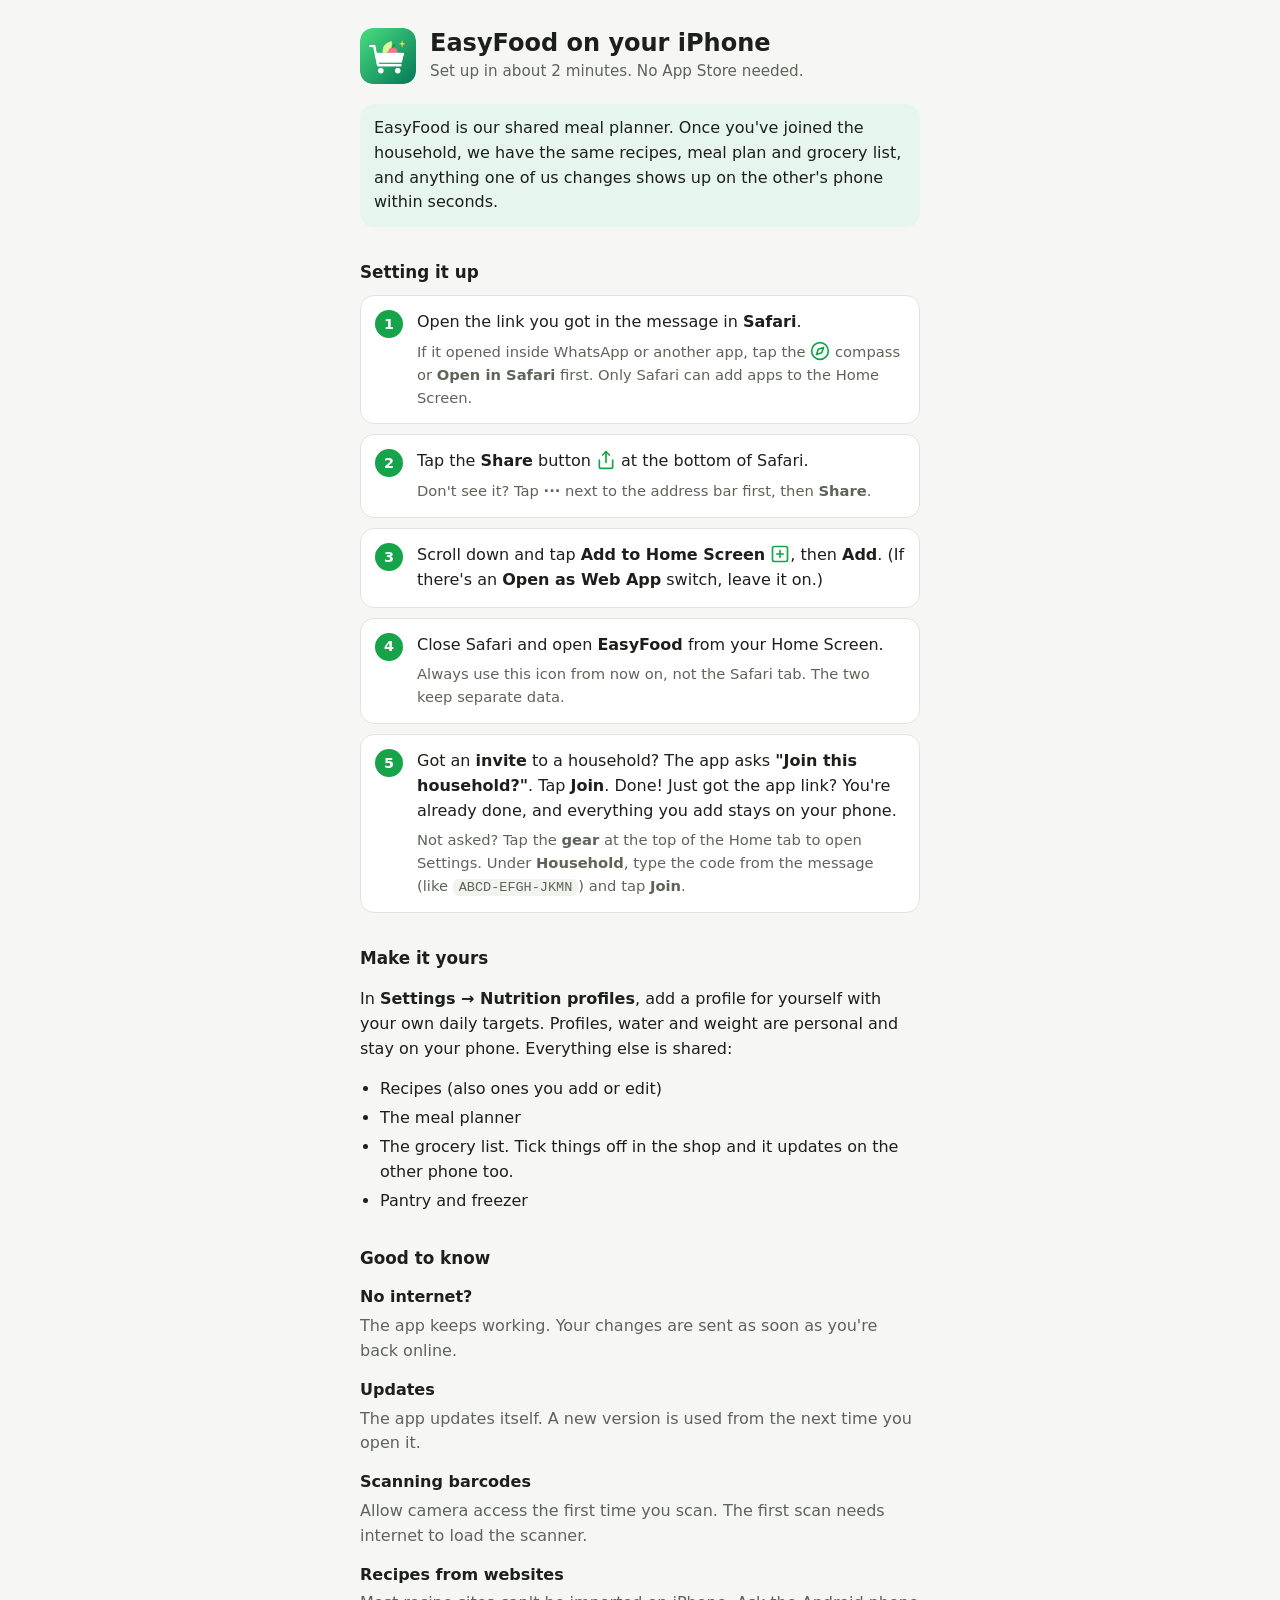
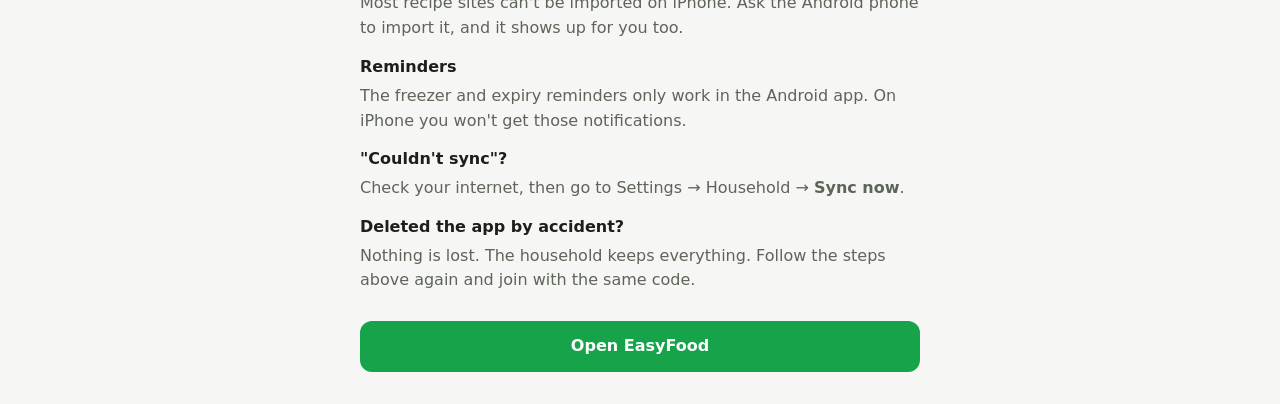
<file: iphone-setup.html>
<!doctype html>
<html lang="en">
  <head>
    <meta charset="UTF-8" />
    <meta name="viewport" content="width=device-width, initial-scale=1, viewport-fit=cover" />
    <meta name="theme-color" content="#16a34a" />
    <title>EasyFood on iPhone</title>
    <link rel="icon" type="image/png" href="/favicon-32.png" />
    <style>
      :root {
        --bg: #f6f7f5;
        --card: #ffffff;
        --text: #1c1f1a;
        --muted: #5d6458;
        --border: #e2e5df;
        --green: #16a34a;
        --green-soft: #e7f6ec;
        --code-bg: #f1f3ef;
      }
      @media (prefers-color-scheme: dark) {
        :root {
          --bg: #121411;
          --card: #1b1e19;
          --text: #eef0ec;
          --muted: #a3aa9d;
          --border: #2c3029;
          --green: #22c55e;
          --green-soft: #17301f;
          --code-bg: #242822;
        }
      }
      * { box-sizing: border-box; }
      body {
        margin: 0;
        background: var(--bg);
        color: var(--text);
        font: 16px/1.55 -apple-system, BlinkMacSystemFont, 'SF Pro Text', system-ui, sans-serif;
        padding: env(safe-area-inset-top) 16px calc(env(safe-area-inset-bottom) + 32px);
      }
      main { max-width: 560px; margin: 0 auto; }
      header { display: flex; align-items: center; gap: 14px; padding: 28px 0 8px; }
      header img { width: 56px; height: 56px; border-radius: 13px; }
      h1 { font-size: 1.5rem; line-height: 1.2; margin: 0; }
      header p { margin: 2px 0 0; color: var(--muted); font-size: 0.95rem; }
      h2 { font-size: 1.05rem; margin: 32px 0 10px; }
      ol.steps { list-style: none; padding: 0; margin: 0; counter-reset: step; }
      ol.steps > li {
        counter-increment: step;
        position: relative;
        background: var(--card);
        border: 1px solid var(--border);
        border-radius: 14px;
        padding: 14px 14px 14px 56px;
        margin-bottom: 10px;
      }
      ol.steps > li::before {
        content: counter(step);
        position: absolute;
        left: 14px;
        top: 14px;
        width: 28px;
        height: 28px;
        border-radius: 50%;
        background: var(--green);
        color: #fff;
        font-weight: 600;
        font-size: 0.9rem;
        display: flex;
        align-items: center;
        justify-content: center;
      }
      ol.steps b { font-weight: 600; }
      .sub { color: var(--muted); font-size: 0.92rem; margin: 6px 0 0; }
      .icon {
        display: inline-flex;
        vertical-align: -4px;
        width: 20px;
        height: 20px;
        color: var(--green);
      }
      .note {
        background: var(--green-soft);
        border-radius: 14px;
        padding: 12px 14px;
        margin: 12px 0;
      }
      code {
        background: var(--code-bg);
        border-radius: 6px;
        padding: 1px 6px;
        font: 0.92em ui-monospace, 'SF Mono', Menlo, monospace;
      }
      ul.plain { padding-left: 20px; margin: 8px 0; }
      ul.plain li { margin: 4px 0; }
      dl { margin: 0; }
      dt { font-weight: 600; margin-top: 14px; }
      dd { margin: 4px 0 0; color: var(--muted); }
      .cta {
        display: block;
        text-align: center;
        background: var(--green);
        color: #fff;
        text-decoration: none;
        font-weight: 600;
        border-radius: 12px;
        padding: 13px;
        margin-top: 28px;
      }
    </style>
  </head>
  <body>
    <main>
      <header>
        <img src="/icon-192.png" alt="" />
        <div>
          <h1>EasyFood on your iPhone</h1>
          <p>Set up in about 2 minutes. No App Store needed.</p>
        </div>
      </header>

      <div class="note">
        EasyFood is our shared meal planner. Once you've joined the household, we have the same recipes,
        meal plan and grocery list, and anything one of us changes shows up on the other's phone within seconds.
      </div>

      <h2>Setting it up</h2>
      <ol class="steps">
        <li>
          Open the link you got in the message in <b>Safari</b>.
          <p class="sub">
            If it opened inside WhatsApp or another app, tap the
            <svg class="icon" viewBox="0 0 24 24" fill="none" stroke="currentColor" stroke-width="2" stroke-linecap="round" stroke-linejoin="round" aria-hidden="true"><circle cx="12" cy="12" r="10"/><path d="m16.24 7.76-2.12 6.36-6.36 2.12 2.12-6.36 6.36-2.12z"/></svg>
            compass or <b>Open in Safari</b> first. Only Safari can add apps to the Home Screen.
          </p>
        </li>
        <li>
          Tap the <b>Share</b> button
          <svg class="icon" viewBox="0 0 24 24" fill="none" stroke="currentColor" stroke-width="2" stroke-linecap="round" stroke-linejoin="round" aria-hidden="true"><path d="M4 12v8a2 2 0 0 0 2 2h12a2 2 0 0 0 2-2v-8"/><polyline points="16 6 12 2 8 6"/><line x1="12" y1="2" x2="12" y2="15"/></svg>
          at the bottom of Safari.
          <p class="sub">Don't see it? Tap <b>···</b> next to the address bar first, then <b>Share</b>.</p>
        </li>
        <li>
          Scroll down and tap <b>Add to Home Screen</b>
          <svg class="icon" viewBox="0 0 24 24" fill="none" stroke="currentColor" stroke-width="2" stroke-linecap="round" stroke-linejoin="round" aria-hidden="true"><rect x="3" y="3" width="18" height="18" rx="2"/><line x1="12" y1="8" x2="12" y2="16"/><line x1="8" y1="12" x2="16" y2="12"/></svg>,
          then <b>Add</b>. (If there's an <b>Open as Web App</b> switch, leave it on.)
        </li>
        <li>
          Close Safari and open <b>EasyFood</b> from your Home Screen.
          <p class="sub">Always use this icon from now on, not the Safari tab. The two keep separate data.</p>
        </li>
        <li>
          Got an <b>invite</b> to a household? The app asks <b>"Join this household?"</b>. Tap <b>Join</b>. Done!
          Just got the app link? You're already done, and everything you add stays on your phone.
          <p class="sub">
            Not asked? Tap the <b>gear</b> at the top of the Home tab to open Settings. Under <b>Household</b>,
            type the code from the message (like <code>ABCD-EFGH-JKMN</code>) and tap <b>Join</b>.
          </p>
        </li>
      </ol>

      <h2>Make it yours</h2>
      <p>
        In <b>Settings → Nutrition profiles</b>, add a profile for yourself with your own daily targets. Profiles,
        water and weight are personal and stay on your phone. Everything else is shared:
      </p>
      <ul class="plain">
        <li>Recipes (also ones you add or edit)</li>
        <li>The meal planner</li>
        <li>The grocery list. Tick things off in the shop and it updates on the other phone too.</li>
        <li>Pantry and freezer</li>
      </ul>

      <h2>Good to know</h2>
      <dl>
        <dt>No internet?</dt>
        <dd>The app keeps working. Your changes are sent as soon as you're back online.</dd>
        <dt>Updates</dt>
        <dd>The app updates itself. A new version is used from the next time you open it.</dd>
        <dt>Scanning barcodes</dt>
        <dd>Allow camera access the first time you scan. The first scan needs internet to load the scanner.</dd>
        <dt>Recipes from websites</dt>
        <dd>Most recipe sites can't be imported on iPhone. Ask the Android phone to import it, and it shows up for you too.</dd>
        <dt>Reminders</dt>
        <dd>The freezer and expiry reminders only work in the Android app. On iPhone you won't get those notifications.</dd>
        <dt>"Couldn't sync"?</dt>
        <dd>Check your internet, then go to Settings → Household → <b>Sync now</b>.</dd>
        <dt>Deleted the app by accident?</dt>
        <dd>
          Nothing is lost. The household keeps everything. Follow the steps above again and join with the same code.
        </dd>
      </dl>

      <a class="cta" href="/">Open EasyFood</a>
    </main>
  </body>
</html>
</file>
